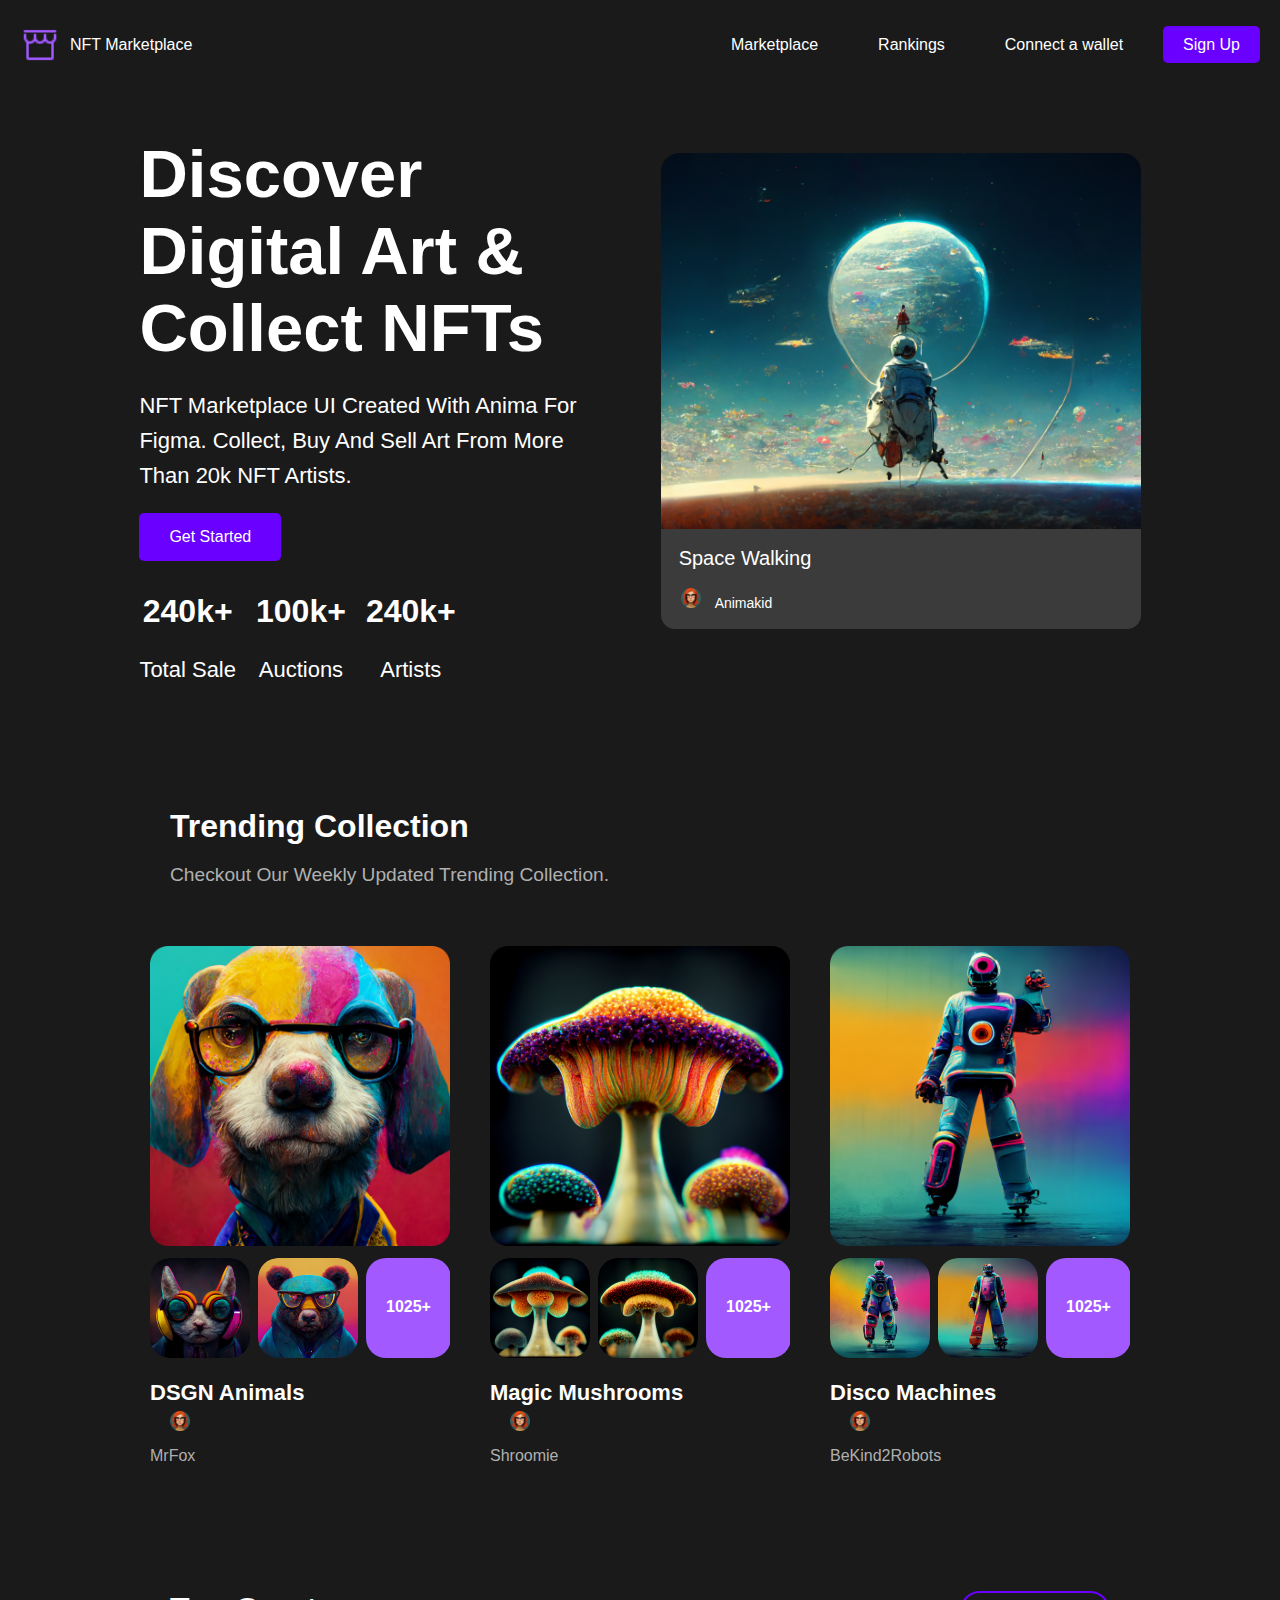
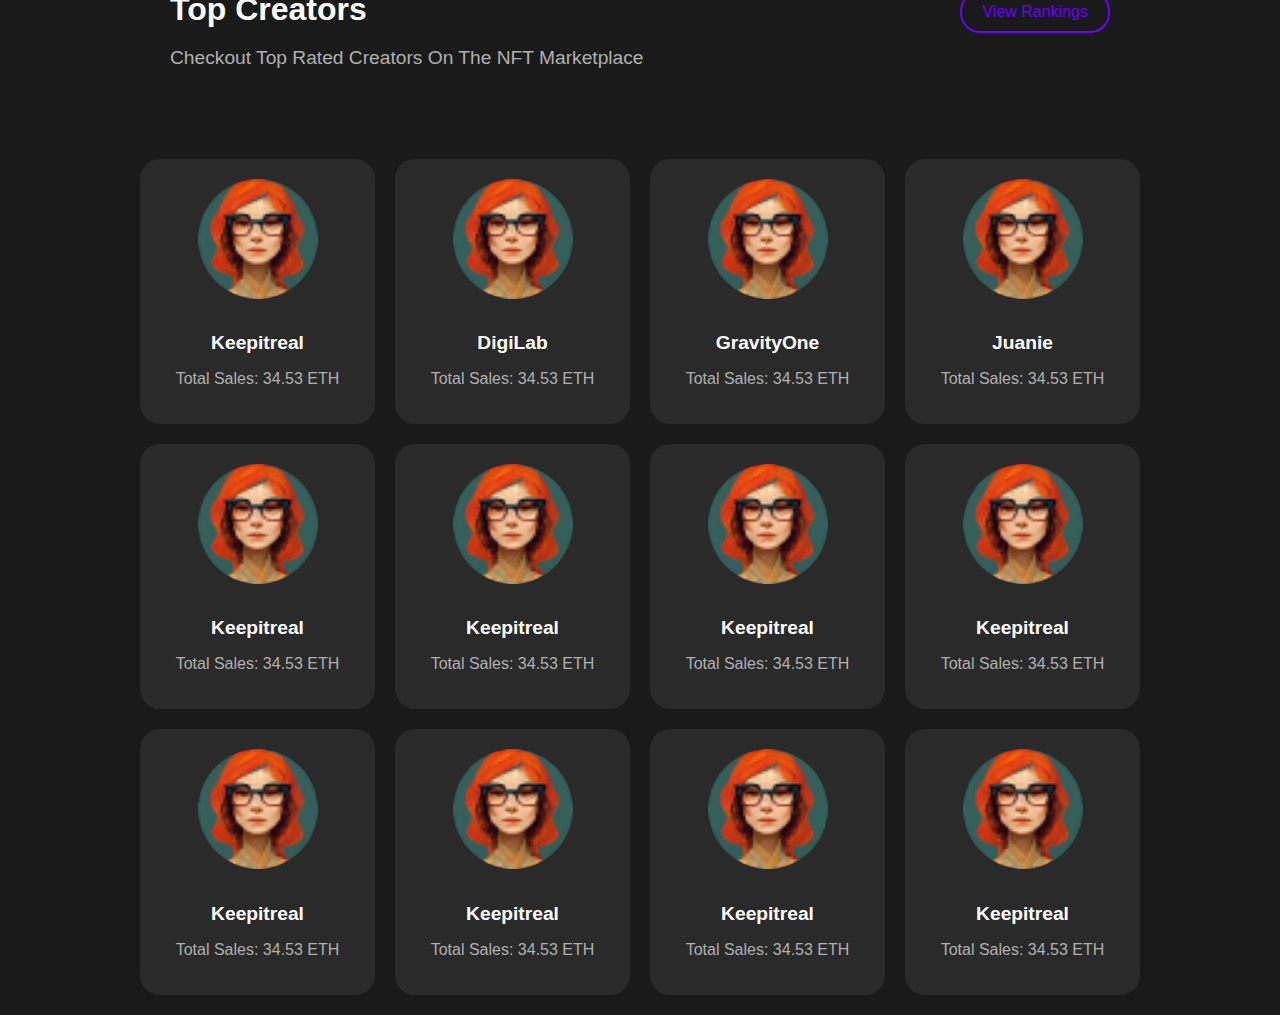
<file: index.html>
<!DOCTYPE html>
<html lang="en">
  <head>
    <meta charset="UTF-8" />
    <meta name="viewport" content="width=device-width, initial-scale=1.0" />
    <title>NFT Marketplace</title>
    <link rel="stylesheet" href="./css/main.css" />
  </head>
  <body>
    <header>
      <nav>
        <div class="logo">
          <img
            src="./components/Navigation/nav_image.png"
            alt="NFT Marketplace"
          />
          <span>NFT Marketplace</span>
        </div>
        <ul>
          <li><a href="#">Marketplace</a></li>
          <li><a href="#">Rankings</a></li>
          <li><a href="#">Connect a wallet</a></li>
          <li><a href="#" class="sign-up">Sign Up</a></li>
        </ul>
      </nav>
    </header>
    <main>
      <section class="hero">
        <div class="hero-text">
          <h1><span>Discover</span> Digital Art & <span>Collect NFTs</span></h1>
          <p>
            NFT Marketplace UI Created With Anima For Figma. Collect, Buy And
            Sell Art From More Than 20k NFT Artists.
          </p>
          <button>Get Started</button>
          <div class="stats">
            <div>
              <h3>240k+</h3>
              <p>Total Sale</p>
            </div>
            <div>
              <h3>100k+</h3>
              <p>Auctions</p>
            </div>
            <div>
              <h3>240k+</h3>
              <p>Artists</p>
            </div>
          </div>
        </div>
        <div class="hero-image">
          <img src="./components/Hero/hero_image.png" alt="Space Walking" />
          <div class="image-caption">
            <div>
              <p>Space Walking</p>
              </div>
              <div class="img-cap">
                <img src="./components/Hero/girl_img.png" alt="girl" />
                <span>Animakid</span>
              </div>
              </div>
            </div>
          </div>
        </div>
      </section>
    </main>
    <section class="trending">
      <h2>Trending Collection</h2>
      <p>Checkout Our Weekly Updated Trending Collection.</p>
      <div class="trending-collections">
        <div class="collection">
          <img src="./components/TrendingCollection/trend_image1.png" alt="DSGN Animals">
          <div class="collection-details">
            <div class="collection-preview">
              <img src="./components/TrendingCollection/trend_image2.png" alt="DSGN Animals Thumbnail 1">
              <img src="./components/TrendingCollection/trend_image3.png" alt="DSGN Animals Thumbnail 2">
              <div class="collection-count">1025+</div>
            </div>
            <h3>DSGN Animals</h3>
            <div class="collection-content-2">
              <div class="img-cap">
                <img src="./components/Hero/girl_img.png" alt="girl" />
              </div>
              <div>
                <p class="author">MrFox</p>
              </div>
            </div>
          </div>
        </div>
        <div class="collection">
          <img src="./components/TrendingCollection/trend_image4.png" alt="Magic Mushrooms">
          <div class="collection-details">
            <div class="collection-preview">
              <img src="./components/TrendingCollection/trend_image5.png" alt="Magic Mushrooms Thumbnail 1">
              <img src="./components/TrendingCollection/trend_image6.png" alt="Magic Mushrooms Thumbnail 2">
              <div class="collection-count">1025+</div>
            </div>
            <h3>Magic Mushrooms</h3>
             <div class="img-cap">
              <img src="./components/Hero/girl_img.png" alt="girl" />
            </div>
            <p class="author">Shroomie</p>
          </div>
        </div>
        <div class="collection">
          <img src="./components/TrendingCollection/trend_image7.png" alt="Disco Machines">
          <div class="collection-details">
            <div class="collection-preview">
              <img src="./components/TrendingCollection/trend_image8.png" alt="Disco Machines Thumbnail 1">
              <img src="./components/TrendingCollection/trend_image9.png" alt="Disco Machines Thumbnail 2">
              <div class="collection-count">1025+</div>
            </div>
            <h3>Disco Machines</h3>
            <div class="img-cap">
              <img src="./components/Hero/girl_img.png" alt="girl" />
            </div>
            <p class="author">BeKind2Robots</p>
          </div>
        </div>
      </div>
    </section>   
    <section class="top-creators">
      <div class="top-creators-header">
        <div>
          <h2>Top Creators</h2>
        <p>Checkout Top Rated Creators On The NFT Marketplace</p>
        </div>
        <div>
          <button class="view-rankings">View Rankings</button>
        </div>
      </div>
      <div class="creators-grid">
        <div class="creator-card">
          <img src="./components/Hero/girl_img.png" alt="Girl Image" class="creator-img">
          <div class="creator-details">
            <h3>Keepitreal</h3>
            <p>Total Sales: 34.53 ETH</p>
          </div>
        </div>
        <div class="creator-card">
          <img src="./components/Hero/girl_img.png" alt="Girl Image" class="creator-img">
          <div class="creator-details">
            <h3>DigiLab</h3>
            <p>Total Sales: 34.53 ETH</p>
          </div>
        </div>
        <div class="creator-card">
          <img src="./components/Hero/girl_img.png" alt="Girl Image" class="creator-img">
          <div class="creator-details">
            <h3>GravityOne</h3>
            <p>Total Sales: 34.53 ETH</p>
          </div>
        </div>
        <div class="creator-card">
          <img src="./components/Hero/girl_img.png" alt="Girl Image" class="creator-img">
          <div class="creator-details">
            <h3>Juanie</h3>
            <p>Total Sales: 34.53 ETH</p>
          </div>
        </div>
        <div class="creator-card">
          <img src="./components/Hero/girl_img.png" alt="Girl Image" class="creator-img">
          <div class="creator-details">
            <h3>Keepitreal</h3>
            <p>Total Sales: 34.53 ETH</p>
          </div>
        </div>
        <div class="creator-card">
          <img src="./components/Hero/girl_img.png" alt="Girl Image" class="creator-img">
          <div class="creator-details">
            <h3>Keepitreal</h3>
            <p>Total Sales: 34.53 ETH</p>
          </div>
        </div>
        <div class="creator-card">
          <img src="./components/Hero/girl_img.png" alt="Girl Image" class="creator-img">
          <div class="creator-details">
            <h3>Keepitreal</h3>
            <p>Total Sales: 34.53 ETH</p>
          </div>
        </div>
        <div class="creator-card">
          <img src="./components/Hero/girl_img.png" alt="Girl Image" class="creator-img">
          <div class="creator-details">
            <h3>Keepitreal</h3>
            <p>Total Sales: 34.53 ETH</p>
          </div>
        </div>
        <div class="creator-card">
          <img src="./components/Hero/girl_img.png" alt="Girl Image" class="creator-img">
          <div class="creator-details">
            <h3>Keepitreal</h3>
            <p>Total Sales: 34.53 ETH</p>
          </div>
        </div>
        <div class="creator-card">
          <img src="./components/Hero/girl_img.png" alt="Girl Image" class="creator-img">
          <div class="creator-details">
            <h3>Keepitreal</h3>
            <p>Total Sales: 34.53 ETH</p>
          </div>
        </div>
        <div class="creator-card">
          <img src="./components/Hero/girl_img.png" alt="Girl Image" class="creator-img">
          <div class="creator-details">
            <h3>Keepitreal</h3>
            <p>Total Sales: 34.53 ETH</p>
          </div>
        </div>
        <div class="creator-card">
          <img src="./components/Hero/girl_img.png" alt="Girl Image" class="creator-img">
          <div class="creator-details">
            <h3>Keepitreal</h3>
            <p>Total Sales: 34.53 ETH</p>
          </div>
        </div>
      </div>
    </section>
    
    <script src="./js/main.js"></script>
  </body>
</html>
</file>
<file: css/main.css>
body {
  font-family: Arial, sans-serif;
  margin: 0;
  padding: 0;
  background-color: #1a1a1a;
  color: #ffffff;
}

header {
  padding: 20px;
  display: flex;
  justify-content: space-between;
  align-items: center;
}

nav {
  display: flex;
  justify-content: space-between;
  align-items: center;
  width: 100%;
}

.logo {
  display: flex;
  align-items: center;
}

.logo img {
  height: 40px;
  margin-right: 10px;
}

nav ul {
  list-style: none;
  display: flex;
  gap: 20px;
}

nav ul li {
  margin: 0;
}

nav ul li a {
  font-size: 16px;
  color: #ffffff;
  text-decoration: none;
  padding: 10px 20px;
  border-radius: 5px;
}

nav ul li a:hover,
nav ul li a.sign-up {
  background-color: #6a00ff;
}

.hero {
  display: flex;
  justify-content: space-around;
  align-items: center;
  width: 1050px;
  margin: auto;
  border-radius: 10px;
}

.hero-text {
  max-width: 45%;
}

.hero-text h1 {
  font-size: 67px;
  margin-bottom: 20px;
}

.hero-text p {
  font-size: 22px;
  margin-bottom: 20px;
  font-weight: 400;
  line-height: 35.2px;
}

.hero-text button {
  background-color: #6a00ff;
  color: #ffffff;
  border: none;
  padding: 15px 30px;
  font-size: 1em;
  cursor: pointer;
  border-radius: 5px;
}

.stats {
  display: flex;
  gap: 20px;
}

.stats div {
  text-align: center;
}

.stats h3 {
  font-size: 2em;
  margin-bottom: 5px;
}

.hero-image {
  position: relative;
  width: 480px;
  text-align: center;
}

.hero-image img {
  max-width: 100%;
  border-radius: 20px, 20px, 0px, 0px;
  margin-bottom: 10px;
}

.image-caption {
  background-color: #3b3b3b;
  width: 480px;
  position: relative;
  text-align: left;
  bottom: 16px;
  height: 100px;
  border-bottom-left-radius: 14px;
  border-bottom-right-radius: 14px;
}

.image-caption p {
  margin: 0;
  font-size: 20px;
  padding: 18px;
}

.image-caption span {
  font-size: 14px;
  padding: 6px 8px;
}

.img-cap {
  display: flex;
  align-items: center;
  gap: 6px;
}

.img-cap img {
  height: 20px;
  margin-left: 20px;
}
@media (max-width: 768px) {
  .hero {
    flex-direction: column;
    align-items: center;
  }
}

.trending {
  padding: 100px 20px;
  background-color: #1a1a1a;
  color: #ffffff;
}

.trending h2 {
  font-size: 2em;
  margin: auto 150px;
  margin-bottom: 10px;
}

.trending p {
  font-size: 1.2em;
  margin-bottom: 60px;
  margin-left: 150px;
  color: #b0b0b0;
}

.trending-collections {
  display: flex;
  justify-content: center;
  flex-wrap: wrap;
  gap: 40px;
}

.collection {
  border-radius: 10px;
  overflow: hidden;
  width: 100%;
  max-width: 300px;
  max-height: 525px;
}

.collection img {
  width: 100%;
}

.collection-details {
  padding-top: 8px;
  text-align: left;
}

.collection-preview {
  display: flex;
  justify-content: space-between;
  gap: 8px;
  margin-bottom: 15px;
}

.collection-preview img {
  width: 100px;
  height: 100px;
  border-radius: 20px;
}

.collection-count {
  background-color: #a259ff;
  color: #ffffff;
  border-radius: 20px;
  font-size: 16px;
  font-weight: 700;
  padding: 40px 20px;
}

.collection h3 {
  font-size: 22px;
  margin-bottom: 5px;
}

.collection p.author {
  margin-left: 0;
  font-size: 1em;
  color: #b0b0b0;
}
.collection .img-cap {
  margin: 0px;
  padding: 0;
  width: 20px;
  height: 20px;
}

@media (max-width: 768px) {
  .trending-collections {
    flex-direction: column;
    align-items: center;
  }
}
.top-creators {
  padding: 20px 20px;
  background-color: #1a1a1a;
  color: #ffffff;
}

.top-creators-header {
  display: flex;
  justify-content: space-between;
  margin-bottom: 30px;
}

.top-creators-header h2 {
  font-size: 2em;
  margin: auto 150px;
  margin-bottom: 10px;
}

.top-creators-header p {
  font-size: 1.2em;
  margin-bottom: 60px;
  margin-left: 150px;
  color: #b0b0b0;
}

.view-rankings {
  background-color: transparent;
  color: #6a00ff;
  border: 2px solid #6a00ff;
  padding: 10px 20px;
  margin-right: 150px;
  font-size: 1em;
  cursor: pointer;
  border-radius: 20px;
}

.creators-grid {
  display: grid;
  grid-template-columns: repeat(4, 1fr);
  gap: 20px;
  max-width: 1000px;
  margin: 0 auto;
  padding: 0 20px;
}

.creator-card {
  background-color: #2a2a2a;
  border-radius: 20px;
  overflow: hidden;
  padding: 20px;
  text-align: center;
}

.creator-img {
  width: 120px;
  height: 120px;
  border-radius: 50%;
  margin-bottom: 10px;
}

.creator-details {
  text-align: center;
}

.creator-details h3 {
  font-size: 1.2em;
  margin-bottom: 5px;
}

.creator-details p {
  font-size: 1em;
  color: #b0b0b0;
}

/* Responsive Styling */

@media (max-width: 1024px) {
  .creators-grid {
    grid-template-columns: repeat(3, 1fr);
  }
}

@media (max-width: 768px) {
  .creators-grid {
    grid-template-columns: repeat(2, 1fr);
  }
}

@media (max-width: 480px) {
  .creators-grid {
    grid-template-columns: 1fr;
  }

  .top-creators-header {
    flex-direction: column;
    gap: 20px;
  }
}
</file>
